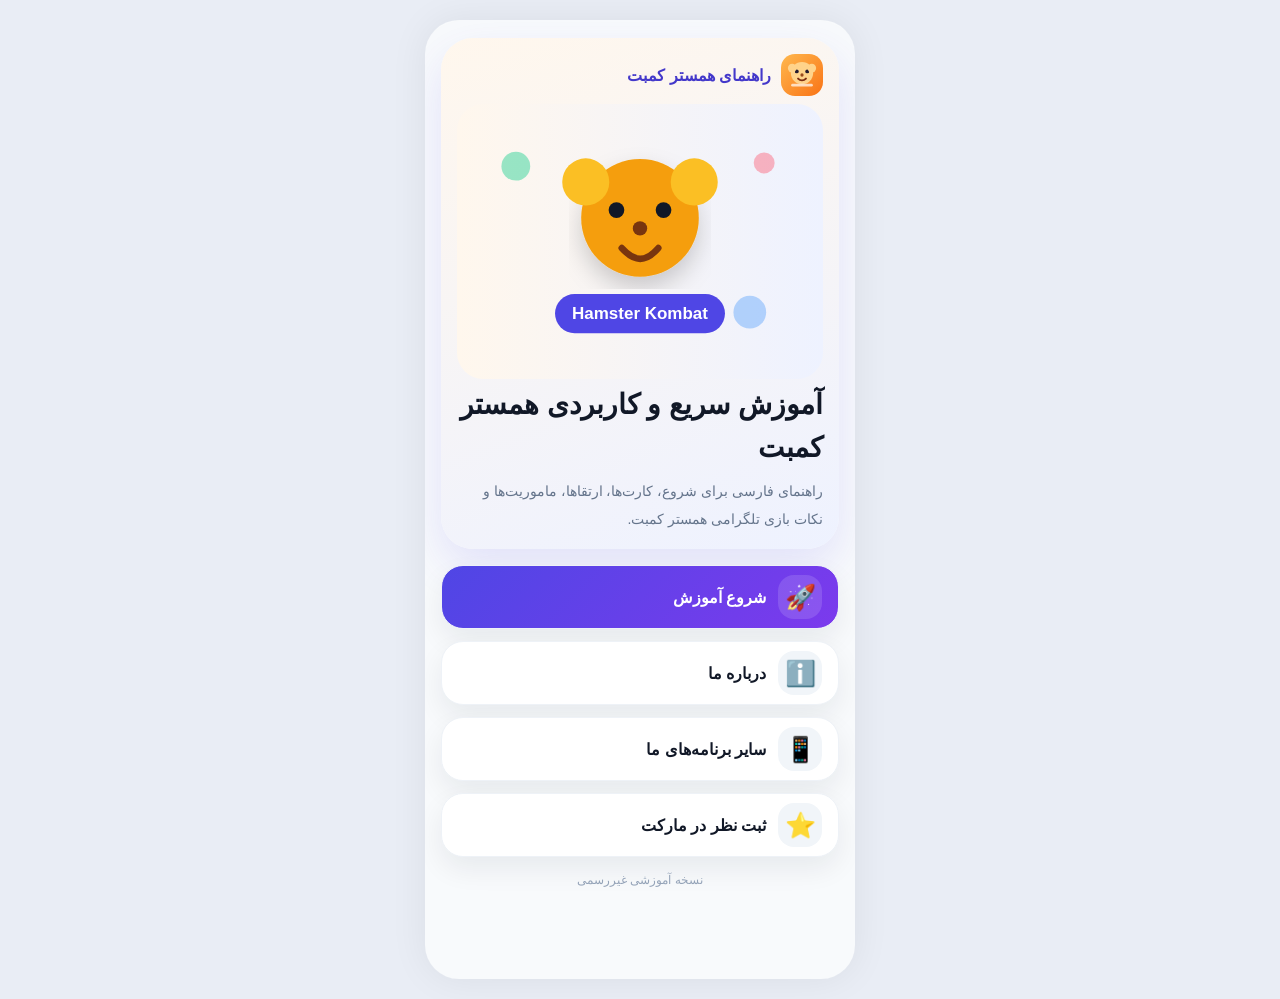
<file: index.html>
<!doctype html><html lang="fa" dir="rtl"><head><meta charset="UTF-8"><meta name="viewport" content="width=device-width, initial-scale=1.0"><title>آموزش همستر کمبت</title><link rel="stylesheet" href="style.css"><link rel="icon" href="assets/icons/app.svg"></head><body><main class="app shell home-screen"><section class="hero-card"><div class="topbar"><img src="assets/icons/app.svg" class="logo" alt=""><span>راهنمای همستر کمبت</span></div><img src="assets/images/hero.svg" class="hero-img" alt="همستر کمبت"><h1>آموزش سریع و کاربردی همستر کمبت</h1><p>راهنمای فارسی برای شروع، کارت‌ها، ارتقاها، ماموریت‌ها و نکات بازی تلگرامی همستر کمبت.</p></section><section class="menu-list"><a class="menu-btn primary" href="pages/categories.html"><span>🚀</span><b>شروع آموزش</b></a><a class="menu-btn" href="pages/about.html"><span>ℹ️</span><b>درباره ما</b></a><a class="menu-btn" href="pages/apps.html"><span>📱</span><b>سایر برنامه‌های ما</b></a><a class="menu-btn" href="pages/rate.html"><span>⭐</span><b>ثبت نظر در مارکت</b></a></section><footer class="app-footer">نسخه آموزشی غیررسمی</footer></main><script src="script.js"></script></body></html>
</file>
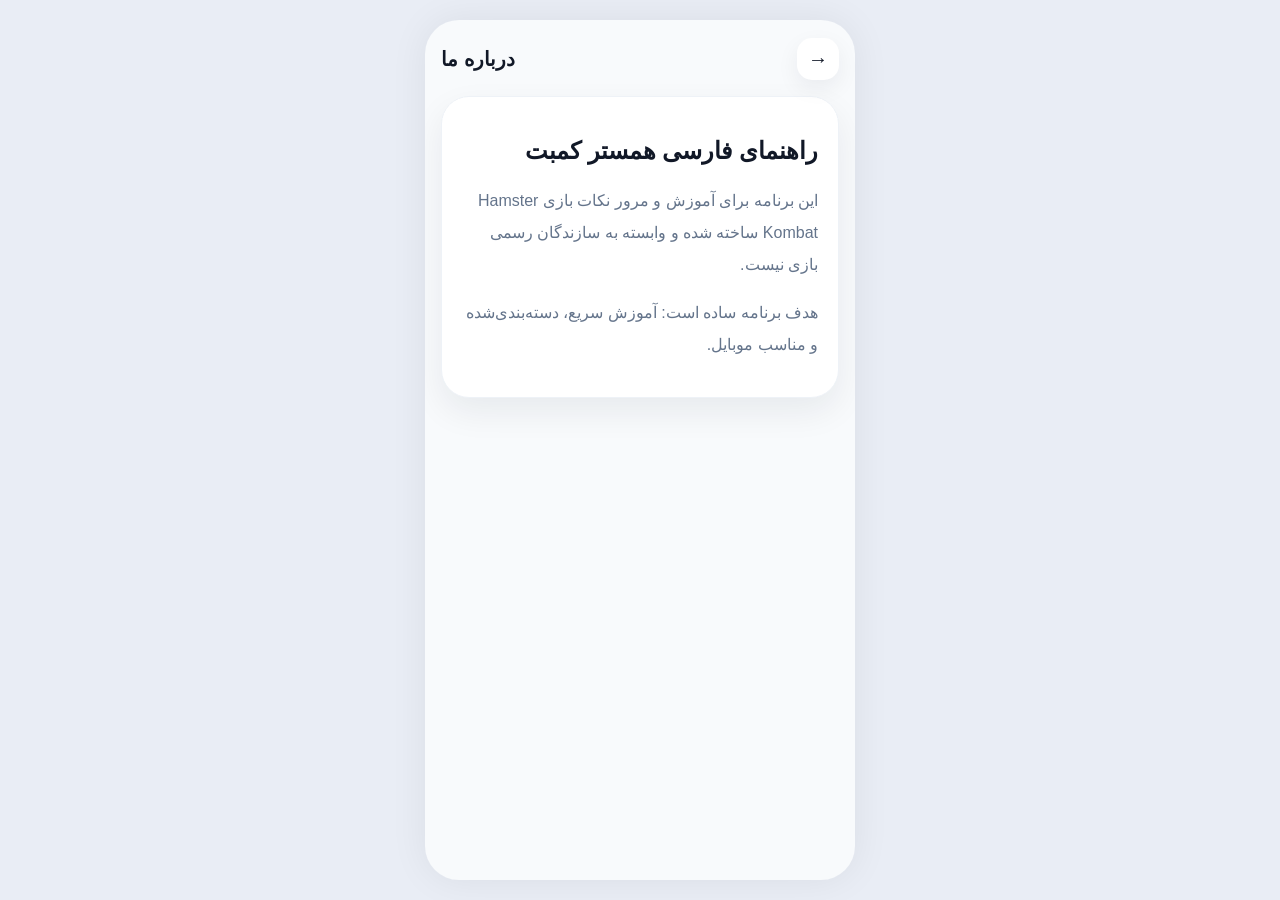
<file: pages/about.html>
<!doctype html><html lang="fa" dir="rtl"><head><meta charset="UTF-8"><meta name="viewport" content="width=device-width, initial-scale=1.0"><title>درباره ما</title><link rel="stylesheet" href="../style.css"></head><body><main class="app shell"><header class="page-header"><a href="../index.html">→</a><h1>درباره ما</h1></header><section class="plain-card"><h2>راهنمای فارسی همستر کمبت</h2><p>این برنامه برای آموزش و مرور نکات بازی Hamster Kombat ساخته شده و وابسته به سازندگان رسمی بازی نیست.</p><p>هدف برنامه ساده است: آموزش سریع، دسته‌بندی‌شده و مناسب موبایل.</p></section></main></body></html>
</file>
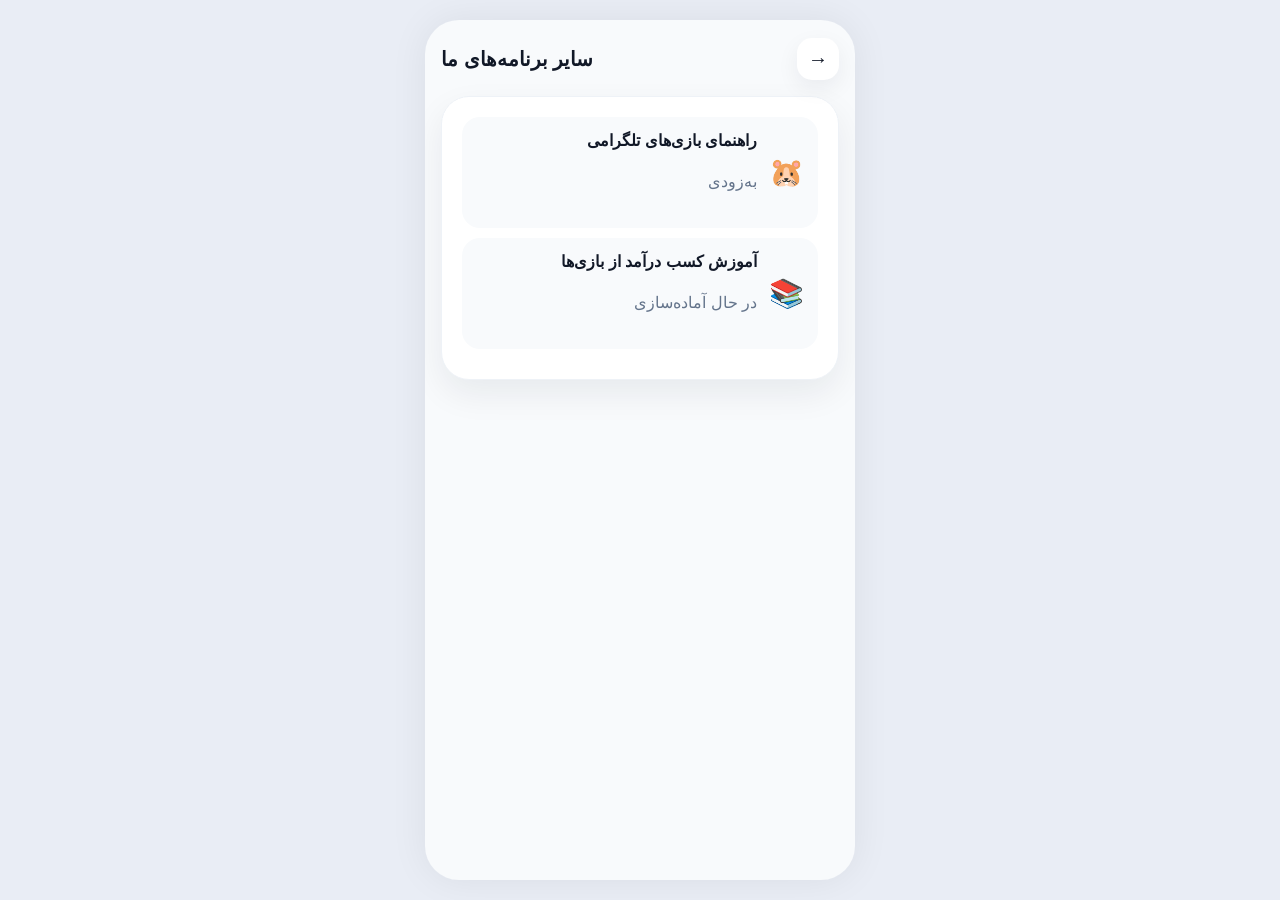
<file: pages/apps.html>
<!doctype html><html lang="fa" dir="rtl"><head><meta charset="UTF-8"><meta name="viewport" content="width=device-width, initial-scale=1.0"><title>سایر برنامه‌ها</title><link rel="stylesheet" href="../style.css"></head><body><main class="app shell"><header class="page-header"><a href="../index.html">→</a><h1>سایر برنامه‌های ما</h1></header><section class="plain-card"><div class="app-row"><span>🐹</span><div><b>راهنمای بازی‌های تلگرامی</b><p>به‌زودی</p></div></div><div class="app-row"><span>📚</span><div><b>آموزش کسب درآمد از بازی‌ها</b><p>در حال آماده‌سازی</p></div></div></section></main></body></html>
</file>
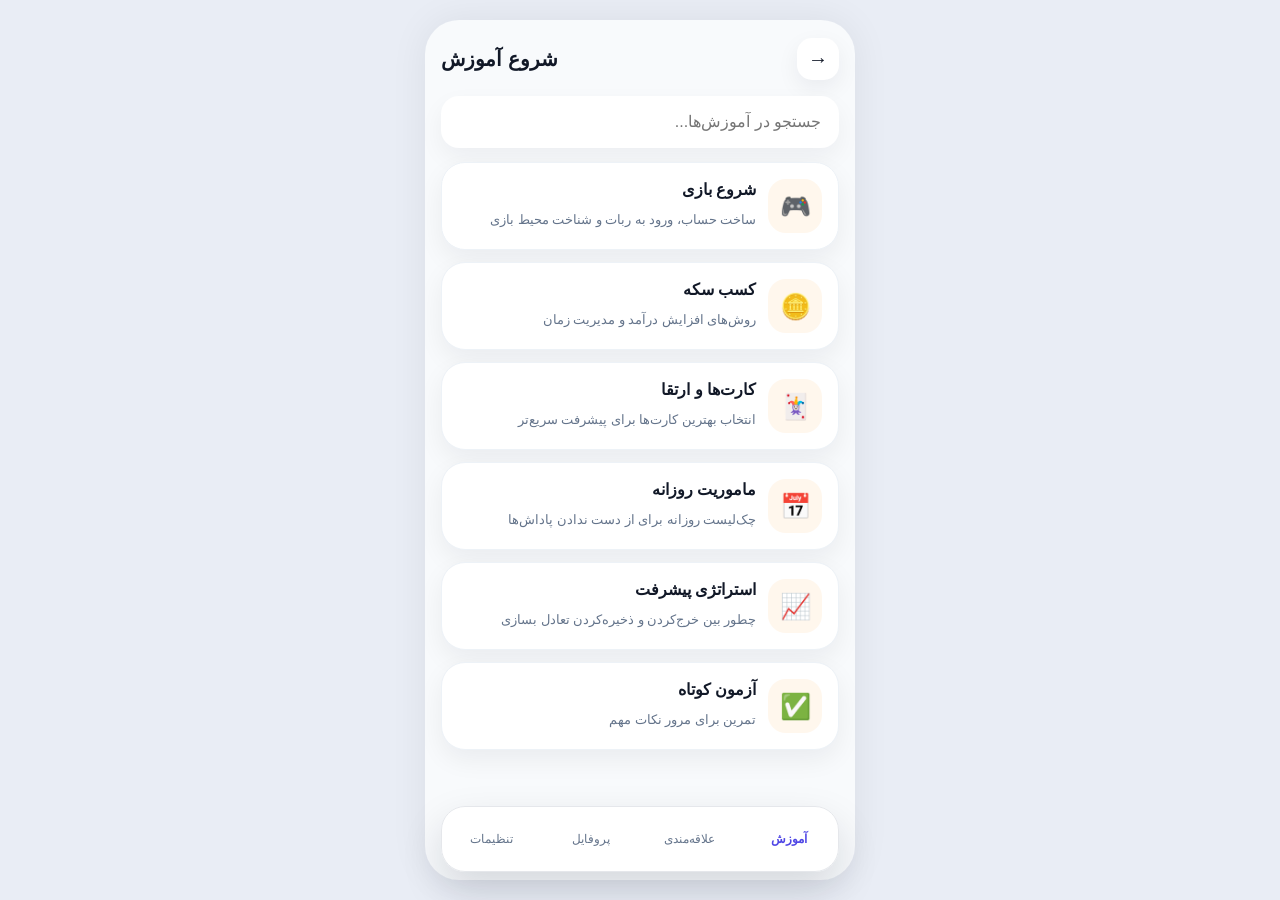
<file: pages/categories.html>
<!doctype html><html lang="fa" dir="rtl"><head><meta charset="UTF-8"><meta name="viewport" content="width=device-width, initial-scale=1.0"><title>دسته‌بندی آموزش‌ها</title><link rel="stylesheet" href="../style.css"></head><body><main class="app shell"><header class="page-header"><a href="../index.html">→</a><h1>شروع آموزش</h1></header><section class="search-box"><input id="searchInput" placeholder="جستجو در آموزش‌ها..."></section><section class="category-grid" id="lessonList"><a class="lesson-card" href="lesson.html?lesson=start" data-title="شروع بازی"><span>🎮</span><h3>شروع بازی</h3><p>ساخت حساب، ورود به ربات و شناخت محیط بازی</p></a><a class="lesson-card" href="lesson.html?lesson=earn" data-title="کسب سکه"><span>🪙</span><h3>کسب سکه</h3><p>روش‌های افزایش درآمد و مدیریت زمان</p></a><a class="lesson-card" href="lesson.html?lesson=cards" data-title="کارت‌ها و ارتقا"><span>🃏</span><h3>کارت‌ها و ارتقا</h3><p>انتخاب بهترین کارت‌ها برای پیشرفت سریع‌تر</p></a><a class="lesson-card" href="lesson.html?lesson=daily" data-title="ماموریت روزانه"><span>📅</span><h3>ماموریت روزانه</h3><p>چک‌لیست روزانه برای از دست ندادن پاداش‌ها</p></a><a class="lesson-card" href="lesson.html?lesson=strategy" data-title="استراتژی پیشرفت"><span>📈</span><h3>استراتژی پیشرفت</h3><p>چطور بین خرج‌کردن و ذخیره‌کردن تعادل بسازی</p></a><a class="lesson-card" href="quiz.html" data-title="آزمون"><span>✅</span><h3>آزمون کوتاه</h3><p>تمرین برای مرور نکات مهم</p></a></section><nav class="bottom-nav"><a class="active" href="categories.html">آموزش</a><a href="favorites.html">علاقه‌مندی</a><a href="profile.html">پروفایل</a><a href="settings.html">تنظیمات</a></nav></main><script src="../script.js"></script></body></html>
</file>
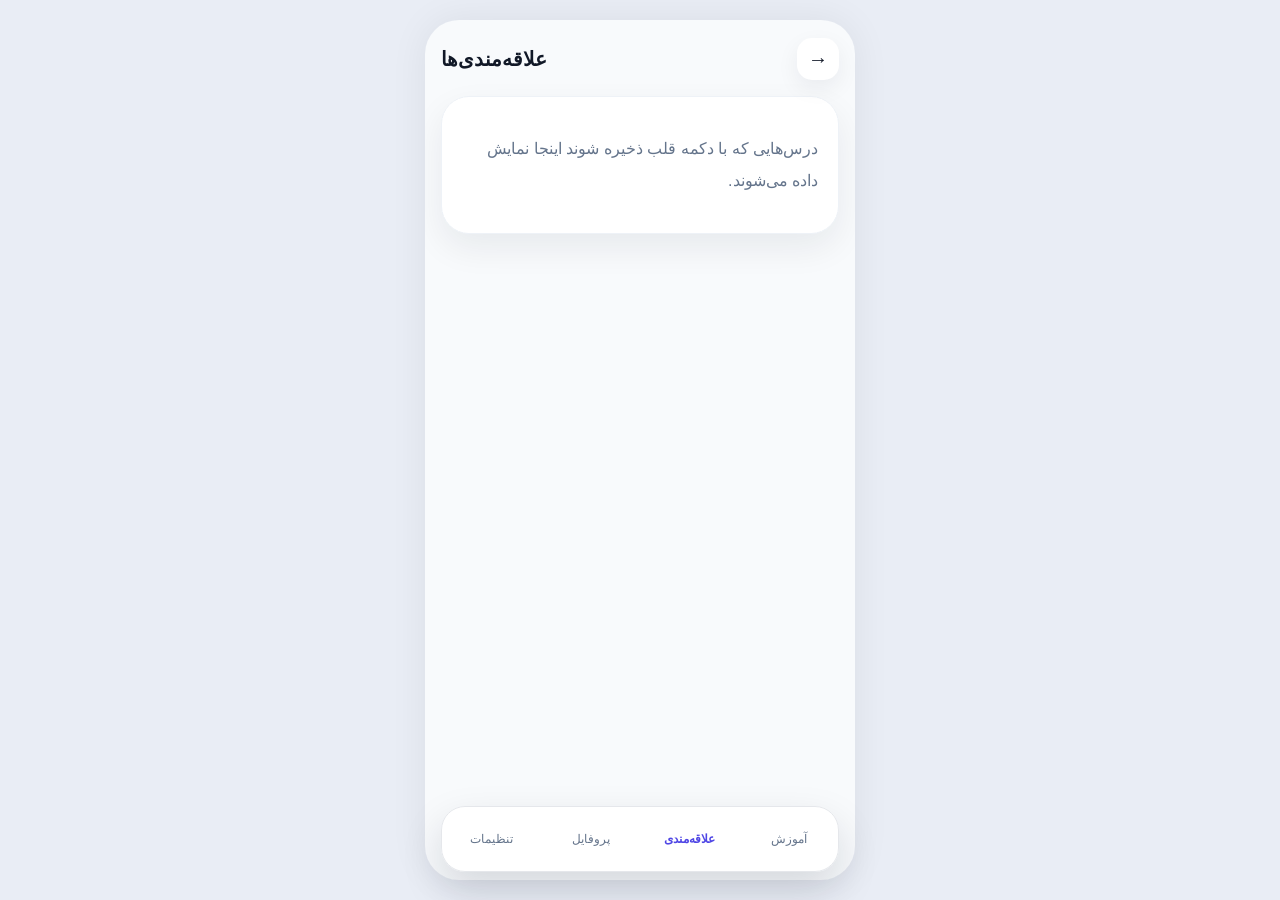
<file: pages/favorites.html>
<!doctype html><html lang="fa" dir="rtl"><head><meta charset="UTF-8"><meta name="viewport" content="width=device-width, initial-scale=1.0"><title>علاقه‌مندی‌ها</title><link rel="stylesheet" href="../style.css"></head><body><main class="app shell"><header class="page-header"><a href="categories.html">→</a><h1>علاقه‌مندی‌ها</h1></header><section class="plain-card"><p>درس‌هایی که با دکمه قلب ذخیره شوند اینجا نمایش داده می‌شوند.</p></section><nav class="bottom-nav"><a href="categories.html">آموزش</a><a class="active" href="favorites.html">علاقه‌مندی</a><a href="profile.html">پروفایل</a><a href="settings.html">تنظیمات</a></nav></main></body></html>
</file>
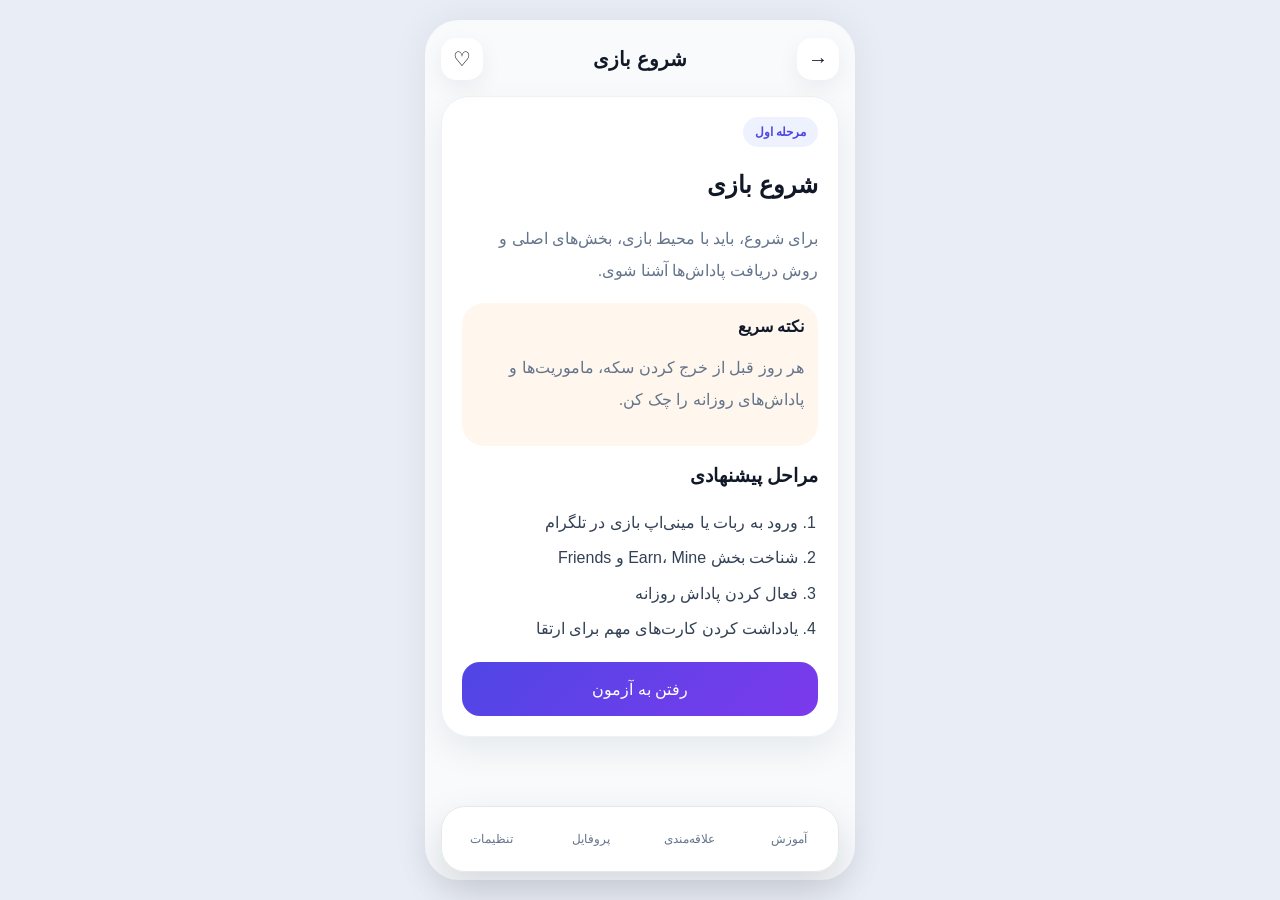
<file: pages/lesson.html>
<!doctype html><html lang="fa" dir="rtl"><head><meta charset="UTF-8"><meta name="viewport" content="width=device-width, initial-scale=1.0"><title>درس همستر کمبت</title><link rel="stylesheet" href="../style.css"></head><body><main class="app shell"><header class="page-header"><a href="categories.html">→</a><h1 id="lessonTitle">آموزش</h1><button class="icon-btn" id="favBtn">♡</button></header><article class="lesson-view"><div class="badge" id="lessonBadge">راهنما</div><h2 id="lessonHeading"></h2><p id="lessonIntro"></p><div class="tip-box"><b>نکته سریع</b><p id="lessonTip"></p></div><h3>مراحل پیشنهادی</h3><ol id="lessonSteps"></ol><a class="wide-btn" href="quiz.html">رفتن به آزمون</a></article><nav class="bottom-nav"><a href="categories.html">آموزش</a><a href="favorites.html">علاقه‌مندی</a><a href="profile.html">پروفایل</a><a href="settings.html">تنظیمات</a></nav></main><script src="../script.js"></script></body></html>
</file>
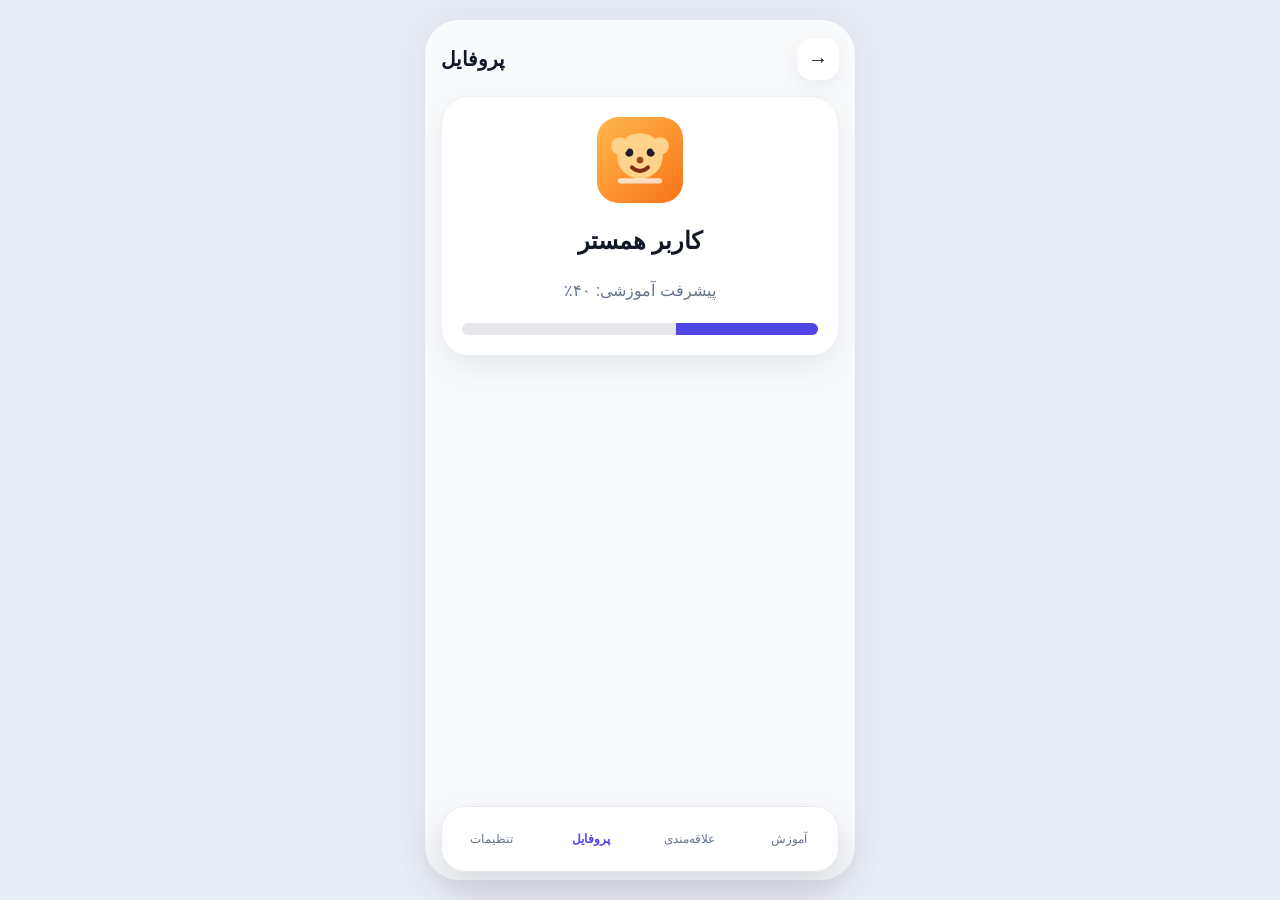
<file: pages/profile.html>
<!doctype html><html lang="fa" dir="rtl"><head><meta charset="UTF-8"><meta name="viewport" content="width=device-width, initial-scale=1.0"><title>پروفایل</title><link rel="stylesheet" href="../style.css"></head><body><main class="app shell"><header class="page-header"><a href="categories.html">→</a><h1>پروفایل</h1></header><section class="plain-card center"><img src="../assets/icons/app.svg" class="avatar"><h2>کاربر همستر</h2><p>پیشرفت آموزشی: ۴۰٪</p><div class="progress"><span style="width:40%"></span></div></section><nav class="bottom-nav"><a href="categories.html">آموزش</a><a href="favorites.html">علاقه‌مندی</a><a class="active" href="profile.html">پروفایل</a><a href="settings.html">تنظیمات</a></nav></main></body></html>
</file>
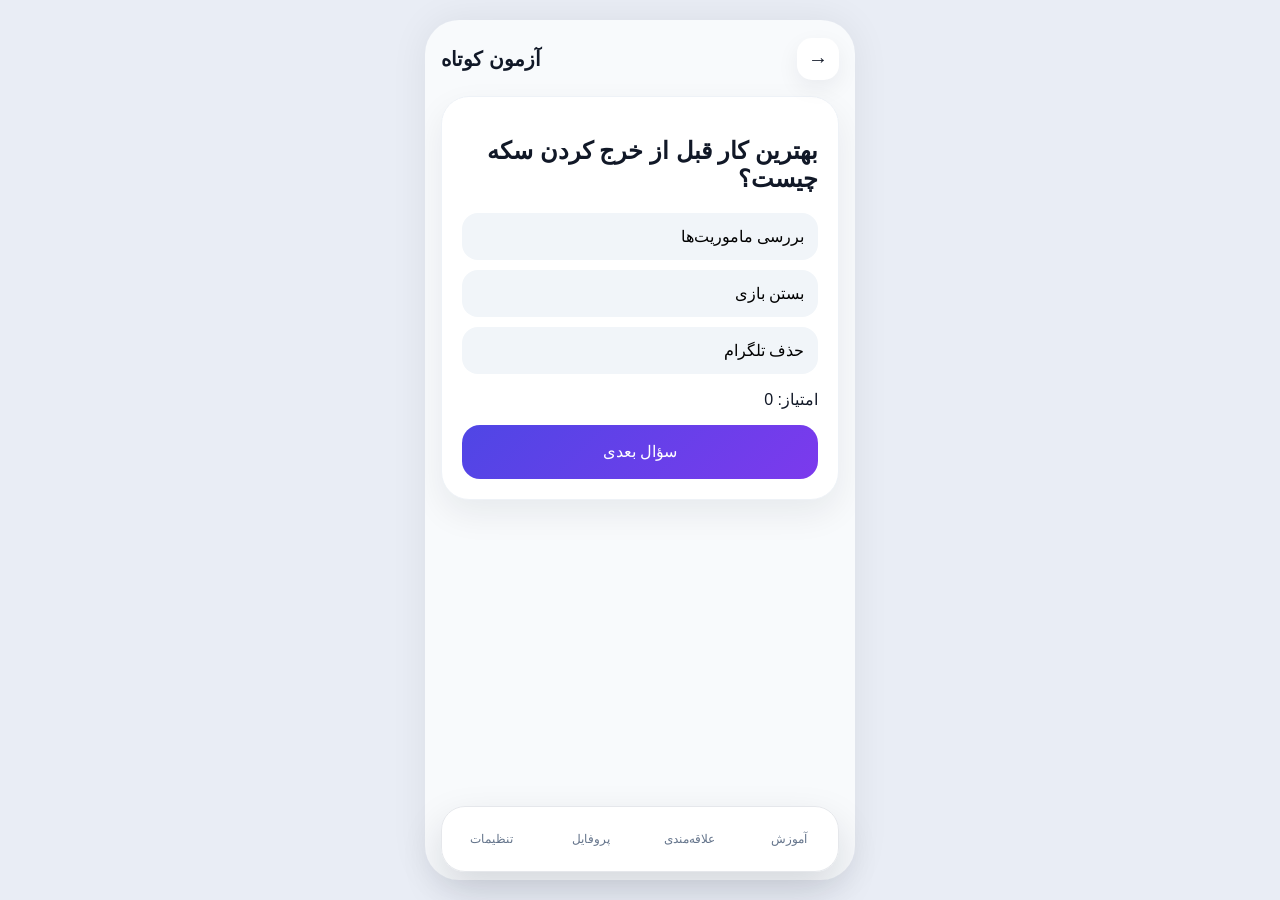
<file: pages/quiz.html>
<!doctype html><html lang="fa" dir="rtl"><head><meta charset="UTF-8"><meta name="viewport" content="width=device-width, initial-scale=1.0"><title>آزمون</title><link rel="stylesheet" href="../style.css"></head><body><main class="app shell"><header class="page-header"><a href="categories.html">→</a><h1>آزمون کوتاه</h1></header><section class="quiz-card"><h2 id="qText">سؤال</h2><div id="answers" class="answers"></div><p id="quizResult"></p><button class="wide-btn" id="nextQ">سؤال بعدی</button></section><nav class="bottom-nav"><a href="categories.html">آموزش</a><a href="favorites.html">علاقه‌مندی</a><a href="profile.html">پروفایل</a><a href="settings.html">تنظیمات</a></nav></main><script src="../script.js"></script></body></html>
</file>
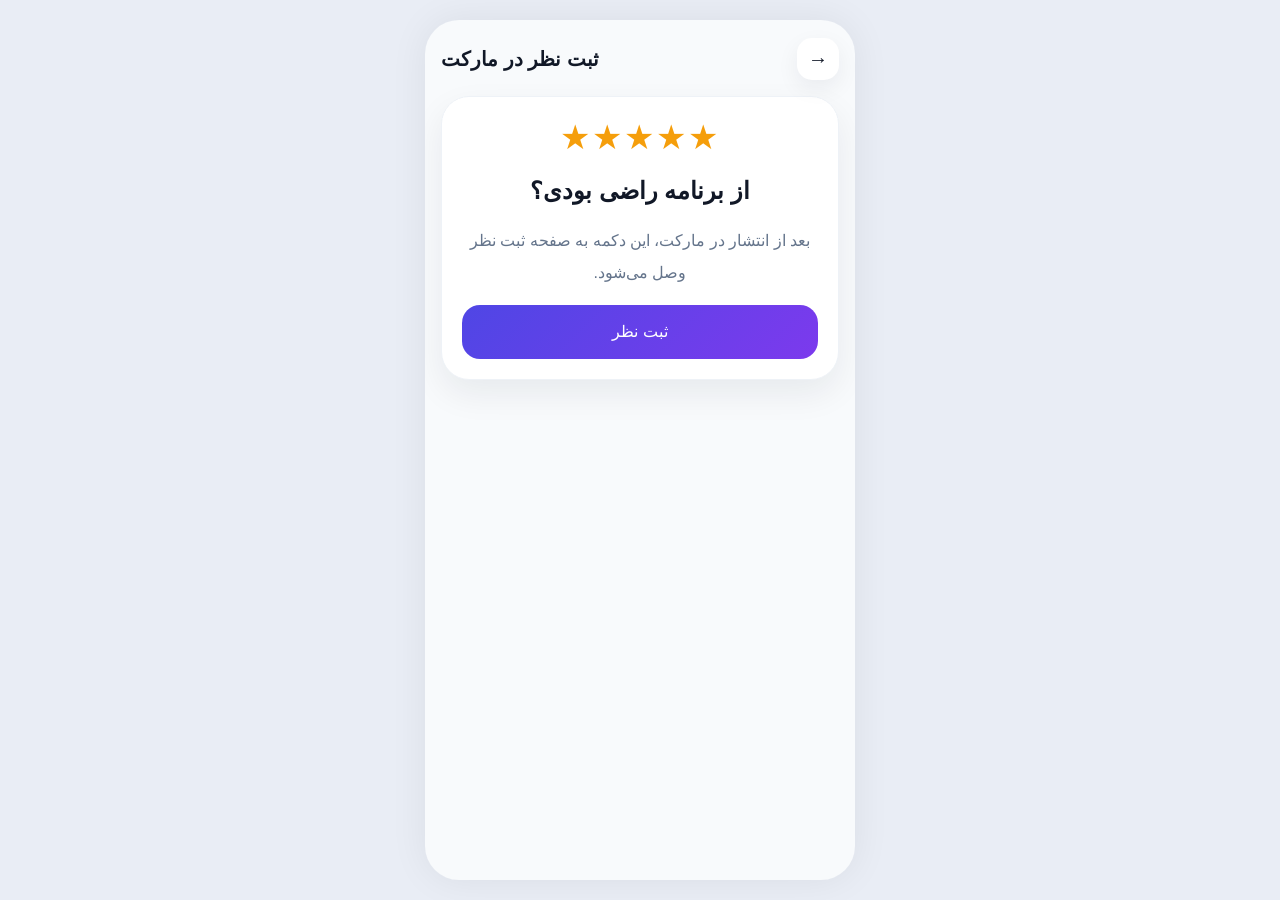
<file: pages/rate.html>
<!doctype html><html lang="fa" dir="rtl"><head><meta charset="UTF-8"><meta name="viewport" content="width=device-width, initial-scale=1.0"><title>ثبت نظر</title><link rel="stylesheet" href="../style.css"></head><body><main class="app shell"><header class="page-header"><a href="../index.html">→</a><h1>ثبت نظر در مارکت</h1></header><section class="plain-card center"><div class="stars">★★★★★</div><h2>از برنامه راضی بودی؟</h2><p>بعد از انتشار در مارکت، این دکمه به صفحه ثبت نظر وصل می‌شود.</p><button class="wide-btn" onclick="alert('لینک مارکت بعداً اضافه می‌شود')">ثبت نظر</button></section></main></body></html>
</file>
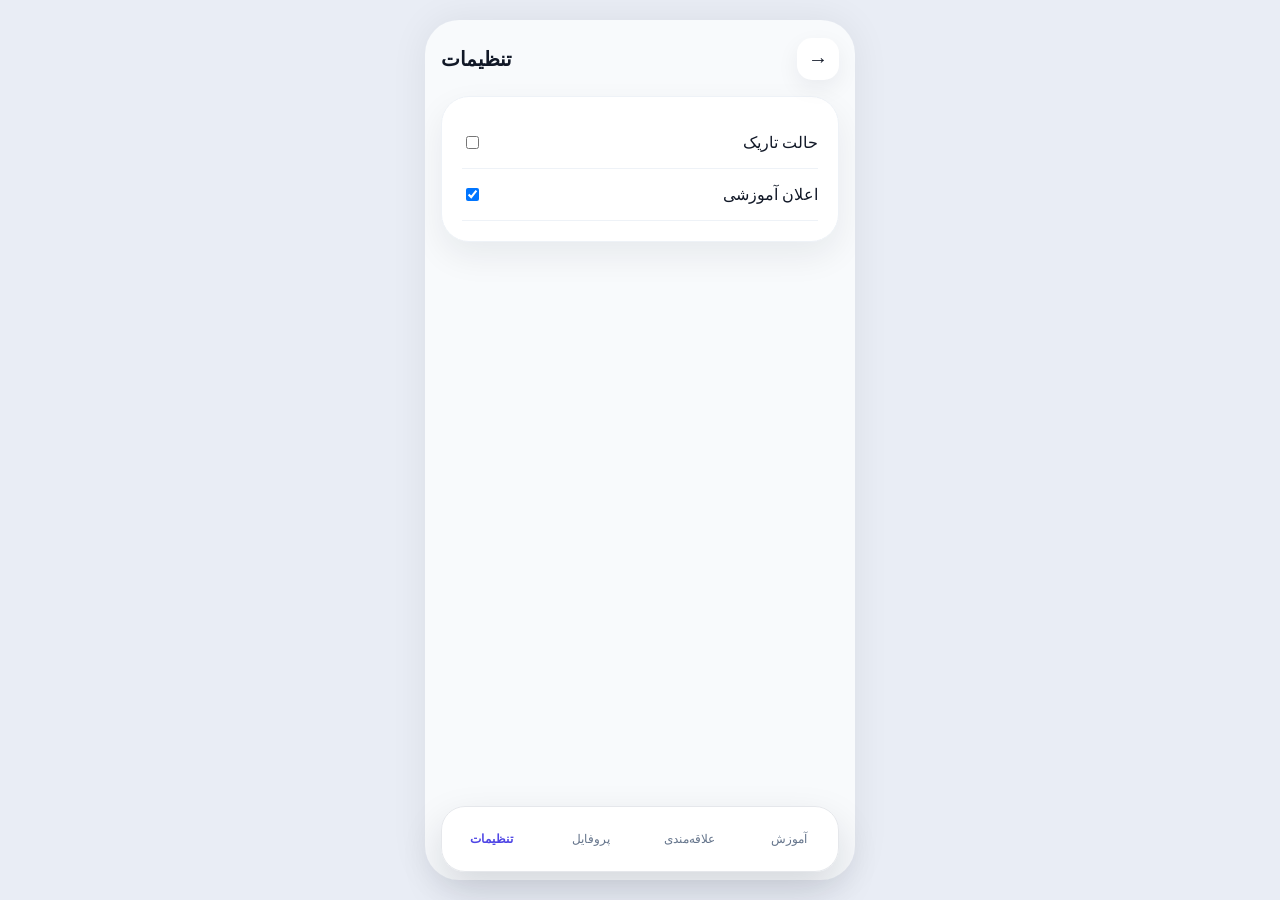
<file: pages/settings.html>
<!doctype html><html lang="fa" dir="rtl"><head><meta charset="UTF-8"><meta name="viewport" content="width=device-width, initial-scale=1.0"><title>تنظیمات</title><link rel="stylesheet" href="../style.css"></head><body><main class="app shell"><header class="page-header"><a href="categories.html">→</a><h1>تنظیمات</h1></header><section class="plain-card"><label class="setting-row"><span>حالت تاریک</span><input type="checkbox" id="darkToggle"></label><label class="setting-row"><span>اعلان آموزشی</span><input type="checkbox" checked></label></section><nav class="bottom-nav"><a href="categories.html">آموزش</a><a href="favorites.html">علاقه‌مندی</a><a href="profile.html">پروفایل</a><a class="active" href="settings.html">تنظیمات</a></nav></main><script src="../script.js"></script></body></html>
</file>
<file: style.css>
@font-face{font-family:system-fa;src:local("Tahoma")}*{box-sizing:border-box}body{margin:0;background:#e9edf5;font-family:system-fa,Tahoma,Arial,sans-serif;color:#111827;direction:rtl}.shell{width:100%;max-width:430px;min-height:100vh;margin:0 auto;background:#f8fafc;position:relative;overflow:hidden;padding:18px 16px 92px;box-shadow:0 0 38px #0001}a{text-decoration:none;color:inherit}.home-screen{display:flex;flex-direction:column;gap:16px}.hero-card{background:linear-gradient(160deg,#fff7ed,#eef2ff);border-radius:32px;padding:16px;box-shadow:0 18px 45px #4f46e522;animation:fadeUp .45s ease}.topbar{display:flex;align-items:center;gap:10px;font-weight:800;color:#4338ca}.logo{width:42px;height:42px;border-radius:14px}.hero-img{width:100%;margin:8px 0 0}.hero-card h1{font-size:28px;line-height:1.55;margin:0 0 8px}.hero-card p{font-size:14px;line-height:2;color:#64748b;margin:0}.menu-list{display:grid;gap:12px}.menu-btn{height:64px;border-radius:22px;background:#fff;display:flex;align-items:center;gap:12px;padding:0 16px;box-shadow:0 12px 28px #0f172a12;border:1px solid #eef2f7;transition:.2s}.menu-btn:active{transform:scale(.98)}.menu-btn span{font-size:25px;width:44px;height:44px;border-radius:16px;background:#f1f5f9;display:grid;place-items:center}.menu-btn.primary{background:linear-gradient(135deg,#4f46e5,#7c3aed);color:white}.menu-btn.primary span{background:#ffffff22}.app-footer{text-align:center;color:#94a3b8;font-size:12px;margin-top:auto}.page-header{display:flex;align-items:center;justify-content:space-between;gap:10px;margin-bottom:16px}.page-header h1{font-size:20px;margin:0}.page-header a,.icon-btn{width:42px;height:42px;border-radius:15px;background:#fff;display:grid;place-items:center;box-shadow:0 8px 22px #0f172a10;border:0;font-size:20px}.search-box input{width:100%;height:52px;border:0;border-radius:18px;background:#fff;padding:0 18px;margin-bottom:14px;font:inherit;outline:0;box-shadow:0 10px 25px #0f172a0d}.category-grid{display:grid;grid-template-columns:1fr;gap:12px}.lesson-card{background:#fff;border-radius:24px;padding:16px;display:grid;grid-template-columns:54px 1fr;gap:4px 12px;align-items:center;box-shadow:0 10px 26px #0f172a0f;border:1px solid #edf2f7;animation:fadeUp .35s ease}.lesson-card span{grid-row:1/3;width:54px;height:54px;border-radius:18px;background:#fff7ed;display:grid;place-items:center;font-size:25px}.lesson-card h3{margin:0;font-size:16px}.lesson-card p{grid-column:2;margin:4px 0 0;color:#64748b;font-size:12.5px;line-height:1.8}.bottom-nav{position:fixed;left:50%;bottom:12px;transform:translateX(-50%);width:min(398px,calc(100% - 24px));height:66px;background:#ffffffee;backdrop-filter:blur(10px);border:1px solid #e5e7eb;border-radius:24px;display:grid;grid-template-columns:repeat(4,1fr);align-items:center;box-shadow:0 18px 40px #0f172a25;z-index:5}.bottom-nav a{text-align:center;font-size:12px;color:#64748b}.bottom-nav a.active{color:#4f46e5;font-weight:800}.lesson-view,.plain-card,.quiz-card{background:#fff;border-radius:28px;padding:20px;box-shadow:0 14px 34px #0f172a12;border:1px solid #eef2f7}.badge{display:inline-flex;padding:8px 12px;border-radius:999px;background:#eef2ff;color:#4f46e5;font-weight:800;font-size:12px}.lesson-view h2{font-size:24px;line-height:1.5}.lesson-view p,.plain-card p{color:#64748b;line-height:2}.tip-box{background:#fff7ed;border-radius:22px;padding:14px;margin:14px 0}.lesson-view ol{padding-right:20px;line-height:2.2;color:#334155}.wide-btn{width:100%;height:54px;border:0;border-radius:18px;background:linear-gradient(135deg,#4f46e5,#7c3aed);color:#fff;display:grid;place-items:center;font-weight:800;font:inherit;margin-top:14px}.answers{display:grid;gap:10px}.answers button{border:0;background:#f1f5f9;border-radius:16px;padding:14px;font:inherit;text-align:right}.answers button.correct{background:#dcfce7}.answers button.wrong{background:#fee2e2}.center{text-align:center}.stars{font-size:34px;color:#f59e0b;letter-spacing:2px}.app-row{display:flex;gap:12px;align-items:center;padding:14px;border-radius:18px;background:#f8fafc;margin-bottom:10px}.app-row span{font-size:28px}.avatar{width:86px;height:86px}.progress{height:12px;background:#e5e7eb;border-radius:99px;overflow:hidden}.progress span{display:block;height:100%;background:#4f46e5}.setting-row{display:flex;align-items:center;justify-content:space-between;padding:16px 0;border-bottom:1px solid #eef2f7}.dark{background:#111827;color:#f8fafc}.dark .shell{background:#0f172a}.dark .plain-card,.dark .lesson-card,.dark .quiz-card,.dark .page-header a,.dark .icon-btn,.dark .search-box input,.dark .menu-btn{background:#1e293b;color:#f8fafc;border-color:#334155}.dark p,.dark .lesson-card p{color:#cbd5e1}@keyframes fadeUp{from{opacity:0;transform:translateY(12px)}to{opacity:1;transform:none}}@media (min-width:700px){body{padding:20px 0}.shell{border-radius:34px;min-height:860px}.bottom-nav{bottom:28px}}
</file>
